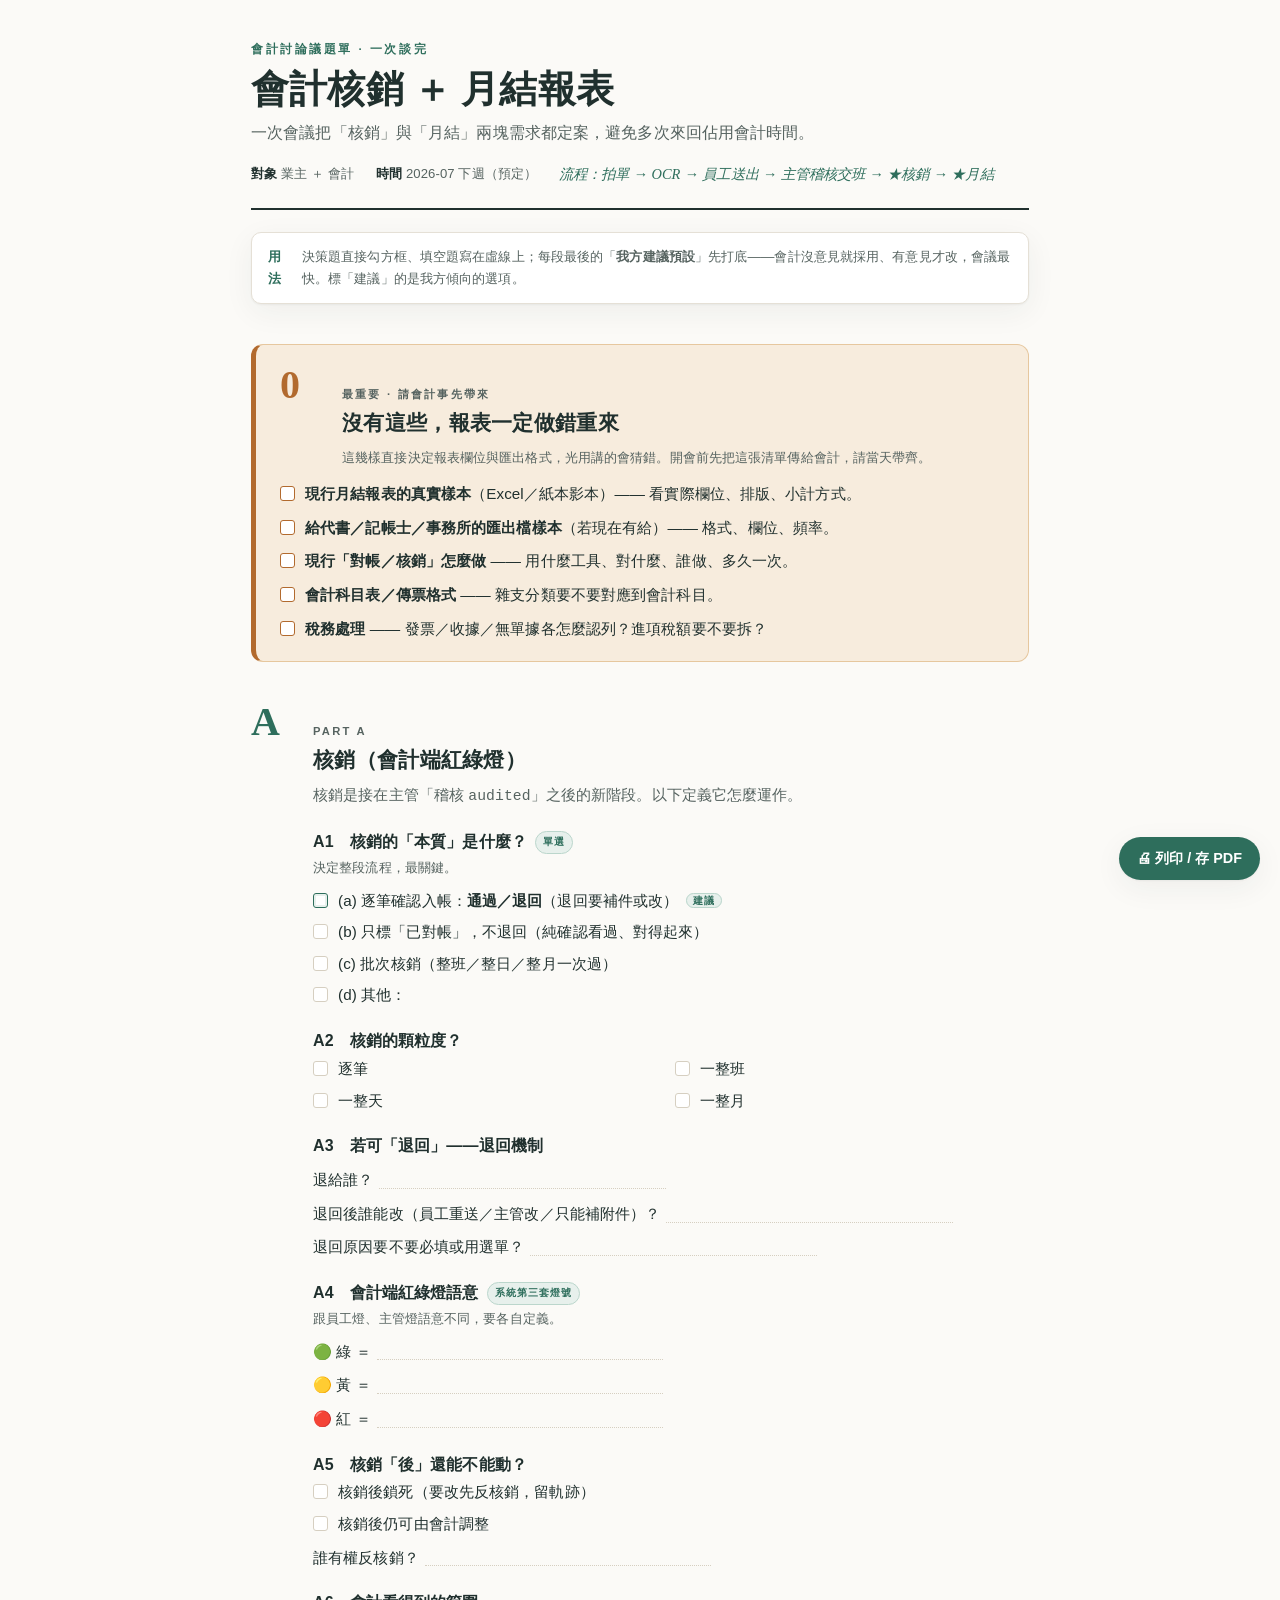
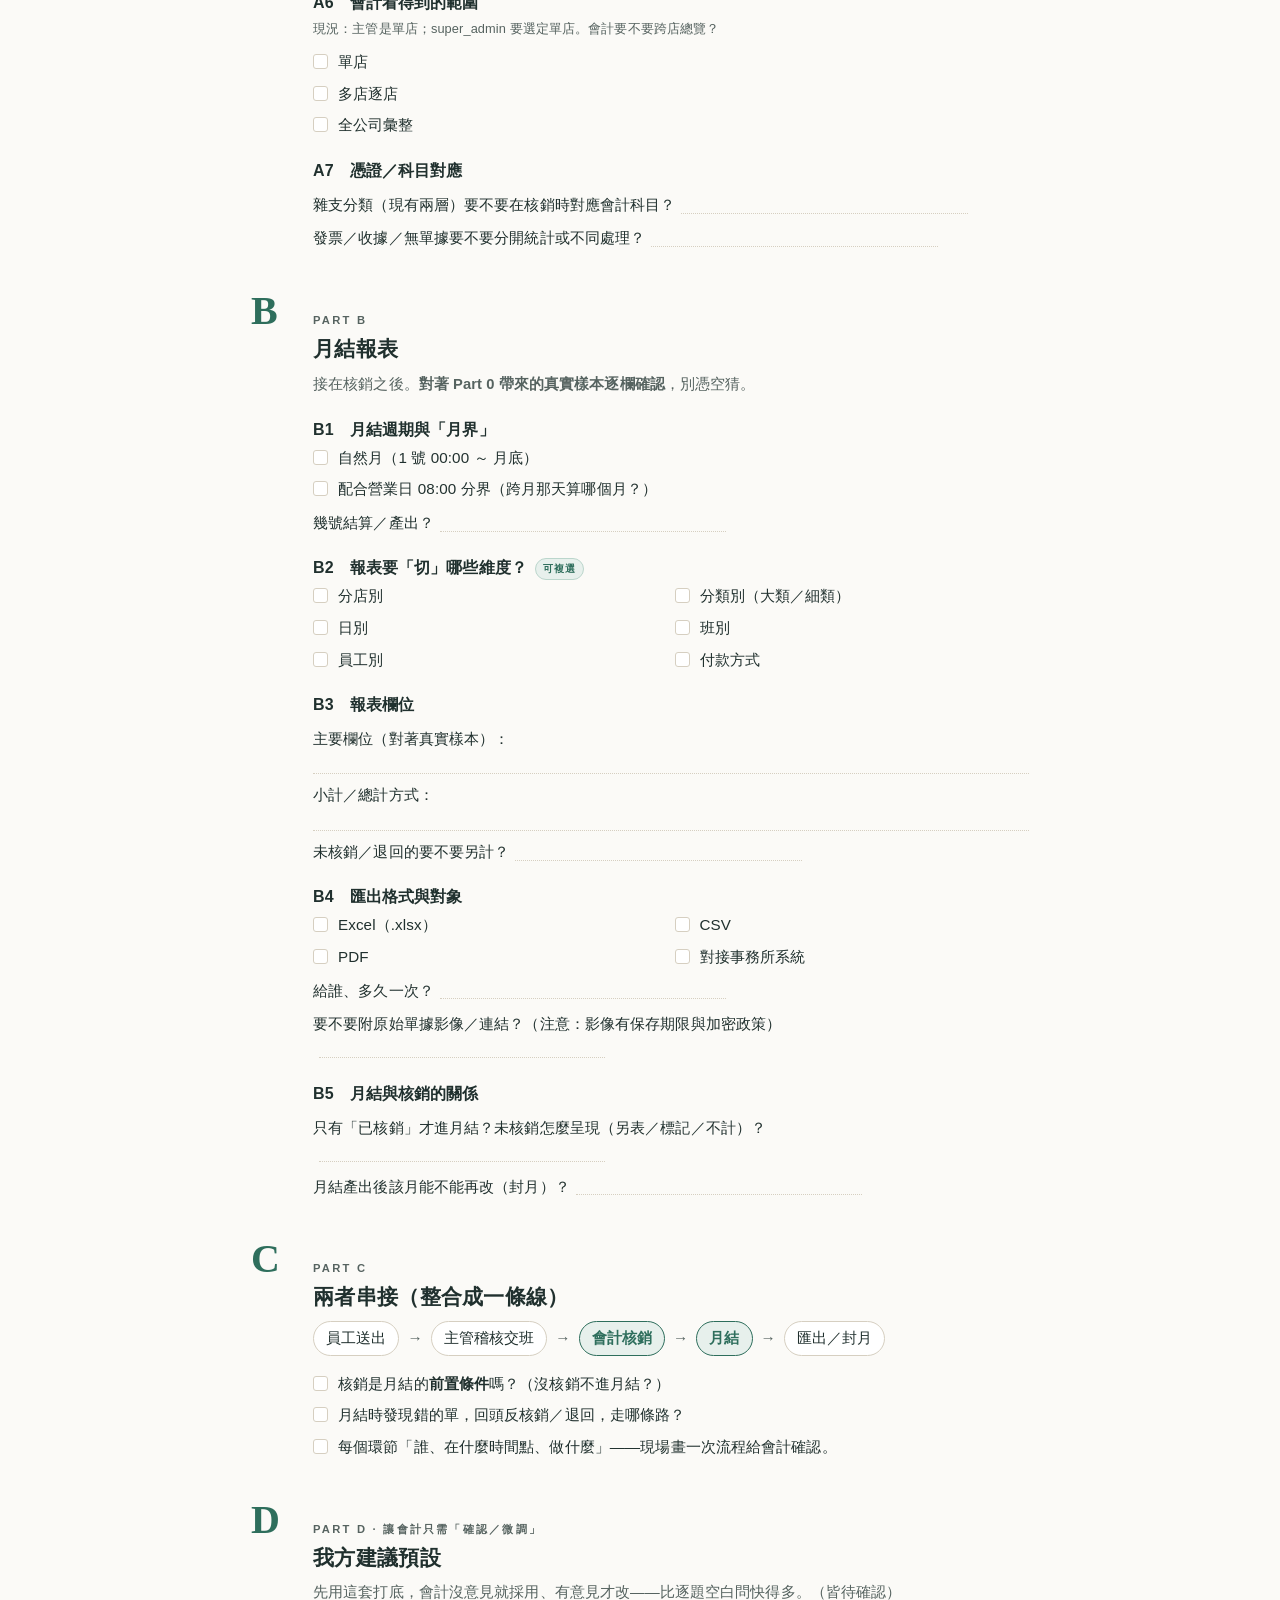
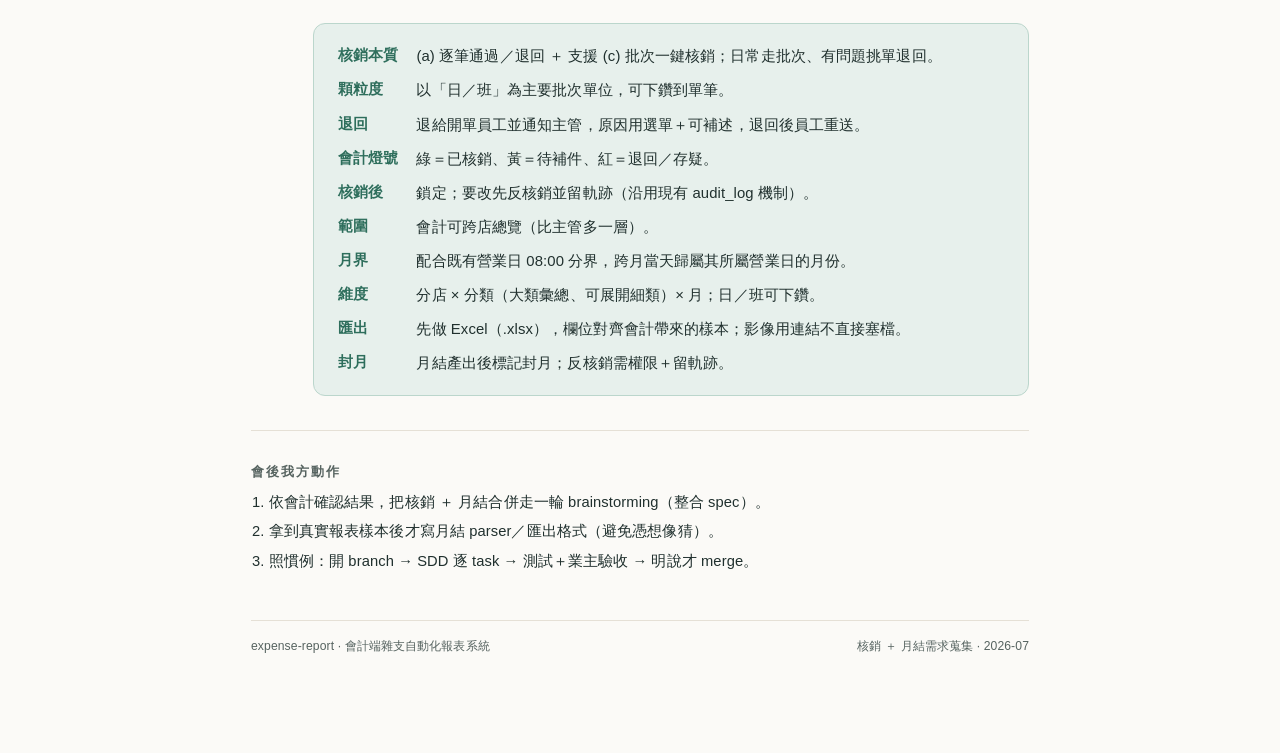
<file: docs/accountant-agenda.html>
<!doctype html><html lang="zh-Hant"><head><meta charset="utf-8"><meta name="viewport" content="width=device-width, initial-scale=1"></head><body>
<title>會計討論議題單・核銷＋月結</title>
<style>
  :root {
    --paper: #FBFAF7;
    --card: #FFFFFF;
    --ink: #20302E;
    --ink-soft: #566360;
    --line: #E5E0D6;
    --line-strong: #D6CFC1;
    --accent: #2E6E5C;
    --accent-soft: #E7F0EC;
    --accent-line: #BBD6CC;
    --flag: #B26A2E;
    --flag-soft: #F7ECDD;
    --flag-line: #E6C79E;
    --shadow: 0 1px 2px rgba(32,48,46,.05), 0 8px 30px rgba(32,48,46,.06);
    --serif: "Iowan Old Style", "Palatino Linotype", Palatino, Georgia, "Noto Serif CJK TC", "Songti TC", "Times New Roman", serif;
    --sans: -apple-system, BlinkMacSystemFont, "Segoe UI", "PingFang TC", "Noto Sans CJK TC", "Noto Sans TC", "Microsoft JhengHei", "Heiti TC", sans-serif;
  }
  @media (prefers-color-scheme: dark) {
    :root {
      --paper: #141D1B; --card: #1A2523; --ink: #E9EEEB; --ink-soft: #9CA9A5;
      --line: #2A3936; --line-strong: #33443F; --accent: #64BBA1; --accent-soft: #1D2E29;
      --accent-line: #2F4A43; --flag: #D79C5F; --flag-soft: #2A2419; --flag-line: #4A3C27;
      --shadow: 0 1px 2px rgba(0,0,0,.2), 0 10px 34px rgba(0,0,0,.28);
    }
  }
  :root[data-theme="light"] {
    --paper: #FBFAF7; --card: #FFFFFF; --ink: #20302E; --ink-soft: #566360;
    --line: #E5E0D6; --line-strong: #D6CFC1; --accent: #2E6E5C; --accent-soft: #E7F0EC;
    --accent-line: #BBD6CC; --flag: #B26A2E; --flag-soft: #F7ECDD; --flag-line: #E6C79E;
    --shadow: 0 1px 2px rgba(32,48,46,.05), 0 8px 30px rgba(32,48,46,.06);
  }
  :root[data-theme="dark"] {
    --paper: #141D1B; --card: #1A2523; --ink: #E9EEEB; --ink-soft: #9CA9A5;
    --line: #2A3936; --line-strong: #33443F; --accent: #64BBA1; --accent-soft: #1D2E29;
    --accent-line: #2F4A43; --flag: #D79C5F; --flag-soft: #2A2419; --flag-line: #4A3C27;
    --shadow: 0 1px 2px rgba(0,0,0,.2), 0 10px 34px rgba(0,0,0,.28);
  }

  * { box-sizing: border-box; }
  html { -webkit-text-size-adjust: 100%; }
  body {
    margin: 0; background: var(--paper); color: var(--ink);
    font-family: var(--sans); line-height: 1.62;
    font-size: 16px; letter-spacing: .1px;
    -webkit-font-smoothing: antialiased;
  }
  .wrap { max-width: 830px; margin: 0 auto; padding: 40px 26px 96px; }

  /* ---- masthead ---- */
  .mast { border-bottom: 2px solid var(--ink); padding-bottom: 22px; margin-bottom: 8px; }
  .kicker {
    font-size: .72rem; letter-spacing: .22em; text-transform: uppercase;
    color: var(--accent); font-weight: 700; margin: 0 0 10px;
  }
  h1 {
    font-family: var(--serif); font-weight: 700; font-size: 2.35rem; line-height: 1.12;
    margin: 0 0 8px; text-wrap: balance; letter-spacing: .2px;
  }
  .sub { font-size: 1.02rem; color: var(--ink-soft); margin: 0; }
  .metarow {
    display: flex; flex-wrap: wrap; gap: 8px 22px; margin-top: 18px;
    font-size: .82rem; color: var(--ink-soft);
  }
  .metarow b { color: var(--ink); font-weight: 600; }
  .flow {
    font-family: var(--serif); font-style: italic; color: var(--accent);
    font-size: .9rem;
  }

  /* ---- how-to (screen only) ---- */
  .howto {
    display: flex; gap: 14px; align-items: flex-start;
    margin: 22px 0 4px; padding: 13px 16px;
    background: var(--card); border: 1px solid var(--line); border-radius: 10px;
    font-size: .84rem; color: var(--ink-soft); box-shadow: var(--shadow);
  }
  .howto .dot { color: var(--accent); font-weight: 700; }

  /* ---- sections ---- */
  section.part { margin-top: 40px; break-inside: avoid; }
  .part-head { display: flex; align-items: baseline; gap: 16px; margin-bottom: 6px; }
  .marker {
    font-family: var(--serif); font-weight: 700; font-size: 2.5rem; line-height: 1;
    color: var(--accent); min-width: 46px; flex: none;
  }
  .part-head .eyebrow {
    font-size: .7rem; letter-spacing: .2em; text-transform: uppercase;
    color: var(--ink-soft); font-weight: 700; display: block; margin-bottom: 3px;
  }
  .part-head h2 { font-size: 1.34rem; margin: 0; font-weight: 700; letter-spacing: .3px; }
  .lede { margin: 0 0 18px 62px; color: var(--ink-soft); font-size: .92rem; }
  .block { margin-left: 62px; }
  @media (max-width: 560px) {
    .lede, .block { margin-left: 0; }
    .part-head { gap: 12px; }
    .marker { font-size: 2rem; min-width: 34px; }
  }

  .q { margin: 20px 0 8px; }
  .q h3 { font-size: 1rem; margin: 0 0 3px; font-weight: 700; }
  .q .hint { font-size: .8rem; color: var(--ink-soft); margin: 0 0 10px; }
  .tag {
    display: inline-block; font-size: .64rem; letter-spacing: .1em; text-transform: uppercase;
    font-weight: 700; padding: 2px 7px; border-radius: 999px; vertical-align: middle;
    margin-left: 8px; background: var(--accent-soft); color: var(--accent);
    border: 1px solid var(--accent-line);
  }

  /* checkbox options */
  ul.opts { list-style: none; margin: 0; padding: 0; display: grid; gap: 7px; }
  ul.opts.two { grid-template-columns: 1fr 1fr; }
  @media (max-width: 560px) { ul.opts.two { grid-template-columns: 1fr; } }
  .opt { display: flex; gap: 10px; align-items: flex-start; font-size: .95rem; }
  .box {
    flex: none; width: 15px; height: 15px; margin-top: 4px; border-radius: 3px;
    border: 1.5px solid var(--line-strong); background: var(--card);
  }
  .opt.rec .box { border-color: var(--accent); box-shadow: inset 0 0 0 2px var(--accent-soft); }
  .opt.rec .txt::after {
    content: "建議"; font-size: .62rem; font-weight: 700; letter-spacing: .08em;
    color: var(--accent); background: var(--accent-soft); border: 1px solid var(--accent-line);
    padding: 1px 6px; border-radius: 999px; margin-left: 8px; vertical-align: 2px;
  }

  /* fill-in lines */
  .fill { margin: 9px 0; font-size: .95rem; }
  .fill .line {
    display: inline-block; min-width: 40%; border-bottom: 1.5px dotted var(--line-strong);
    height: 1.1em; vertical-align: -.25em; margin-left: 6px;
  }
  .fill.full .line { display: block; min-width: 0; width: 100%; margin: 6px 0 0; }

  /* Part 0 callout */
  .callout {
    border: 1px solid var(--flag-line); background: var(--flag-soft);
    border-left: 5px solid var(--flag); border-radius: 12px;
    padding: 20px 22px 20px 24px; margin-top: 12px;
  }
  .callout .marker { color: var(--flag); }
  .callout .part-head h2 { color: var(--ink); }
  .callout ul.brings { list-style: none; margin: 14px 0 0; padding: 0; display: grid; gap: 9px; }
  .callout .box { border-color: var(--flag); }
  .callout .why { font-size: .82rem; color: var(--ink-soft); margin: 2px 0 0; }

  /* Part D defaults panel */
  .panel {
    border: 1px solid var(--accent-line); background: var(--accent-soft);
    border-radius: 12px; padding: 20px 24px; margin-top: 12px;
  }
  .panel dl { margin: 0; display: grid; grid-template-columns: max-content 1fr; gap: 10px 18px; }
  .panel dt { font-weight: 700; color: var(--accent); white-space: nowrap; font-size: .92rem; }
  .panel dd { margin: 0; font-size: .93rem; }
  @media (max-width: 560px) {
    .panel dl { grid-template-columns: 1fr; gap: 4px 0; }
    .panel dd { margin-bottom: 8px; }
  }

  .flowbar {
    display: flex; flex-wrap: wrap; align-items: center; gap: 6px 8px;
    margin: 4px 0 16px; font-family: var(--serif); font-size: .95rem;
  }
  .flowbar .st { padding: 4px 12px; border: 1px solid var(--line-strong); border-radius: 999px; background: var(--card); }
  .flowbar .st.new { border-color: var(--accent); color: var(--accent); font-weight: 700; background: var(--accent-soft); }
  .flowbar .arw { color: var(--ink-soft); }

  hr.rule { border: 0; border-top: 1px solid var(--line); margin: 34px 0 0; }
  .after { margin-top: 30px; font-size: .92rem; }
  .after h3 { font-size: .82rem; letter-spacing: .16em; text-transform: uppercase; color: var(--ink-soft); margin: 0 0 8px; }
  .after ol { margin: 0; padding-left: 1.2em; display: grid; gap: 6px; }

  .foot { margin-top: 46px; padding-top: 16px; border-top: 1px solid var(--line);
    font-size: .76rem; color: var(--ink-soft); display: flex; justify-content: space-between; gap: 12px; flex-wrap: wrap; }

  /* print button */
  .printbtn {
    position: fixed; right: 20px; bottom: 20px; z-index: 20;
    font-family: var(--sans); font-size: .9rem; font-weight: 600;
    color: #fff; background: var(--accent); border: none; cursor: pointer;
    padding: 12px 18px; border-radius: 999px; box-shadow: var(--shadow);
  }
  .printbtn:hover { filter: brightness(1.06); }
  .printbtn:focus-visible { outline: 3px solid var(--accent-line); outline-offset: 2px; }

  @media (prefers-reduced-motion: reduce) { * { transition: none !important; } }

  /* ---------- PRINT ---------- */
  @media print {
    :root, :root[data-theme="dark"] {
      --paper:#fff; --card:#fff; --ink:#1a1a1a; --ink-soft:#555; --line:#cfcabf;
      --line-strong:#a9a295; --accent:#215446; --accent-soft:#eef4f1; --accent-line:#a9c8bd;
      --flag:#95591f; --flag-soft:#f5ece0; --flag-line:#d3b284; --shadow:none;
    }
    @page { margin: 15mm 14mm; }
    body { font-size: 11.4pt; line-height: 1.5; }
    .wrap { padding: 0; max-width: none; }
    .printbtn, .howto { display: none !important; }
    .callout, .panel, .howto, .box, .flowbar .st { -webkit-print-color-adjust: exact; print-color-adjust: exact; }
    section.part, .q, .callout, .panel, .after { break-inside: avoid; }
    h1 { font-size: 22pt; }
    .part-head h2 { font-size: 14pt; }
    .marker { font-size: 22pt; }
    a { text-decoration: none; color: inherit; }
  }
</style>

<button class="printbtn" type="button" onclick="window.print()">🖨 列印 / 存 PDF</button>

<div class="wrap">

  <header class="mast">
    <p class="kicker">會計討論議題單 · 一次談完</p>
    <h1>會計核銷 ＋ 月結報表</h1>
    <p class="sub">一次會議把「核銷」與「月結」兩塊需求都定案，避免多次來回佔用會計時間。</p>
    <div class="metarow">
      <span><b>對象</b> 業主 ＋ 會計</span>
      <span><b>時間</b> 2026-07 下週（預定）</span>
      <span class="flow">流程：拍單 → OCR → 員工送出 → 主管稽核交班 → ★核銷 → ★月結</span>
    </div>
  </header>

  <div class="howto">
    <span class="dot">用法</span>
    <span>決策題直接勾方框、填空題寫在虛線上；每段最後的「<b>我方建議預設</b>」先打底——會計沒意見就採用、有意見才改，會議最快。標「建議」的是我方傾向的選項。</span>
  </div>

  <!-- PART 0 -->
  <section class="part">
    <div class="callout">
      <div class="part-head">
        <span class="marker">0</span>
        <div>
          <span class="eyebrow">最重要 · 請會計事先帶來</span>
          <h2>沒有這些，報表一定做錯重來</h2>
        </div>
      </div>
      <p class="why" style="margin-left:62px">這幾樣直接決定報表欄位與匯出格式，光用講的會猜錯。開會前先把這張清單傳給會計，請當天帶齊。</p>
      <ul class="brings block">
        <li class="opt"><span class="box"></span><span><b>現行月結報表的真實樣本</b>（Excel／紙本影本）—— 看實際欄位、排版、小計方式。</span></li>
        <li class="opt"><span class="box"></span><span><b>給代書／記帳士／事務所的匯出檔樣本</b>（若現在有給）—— 格式、欄位、頻率。</span></li>
        <li class="opt"><span class="box"></span><span><b>現行「對帳／核銷」怎麼做</b> —— 用什麼工具、對什麼、誰做、多久一次。</span></li>
        <li class="opt"><span class="box"></span><span><b>會計科目表／傳票格式</b> —— 雜支分類要不要對應到會計科目。</span></li>
        <li class="opt"><span class="box"></span><span><b>稅務處理</b> —— 發票／收據／無單據各怎麼認列？進項稅額要不要拆？</span></li>
      </ul>
    </div>
  </section>

  <!-- PART A -->
  <section class="part">
    <div class="part-head">
      <span class="marker">A</span>
      <div><span class="eyebrow">Part A</span><h2>核銷（會計端紅綠燈）</h2></div>
    </div>
    <p class="lede">核銷是接在主管「稽核 <code>audited</code>」之後的新階段。以下定義它怎麼運作。</p>
    <div class="block">

      <div class="q">
        <h3>A1　核銷的「本質」是什麼？<span class="tag">單選</span></h3>
        <p class="hint">決定整段流程，最關鍵。</p>
        <ul class="opts">
          <li class="opt rec"><span class="box"></span><span class="txt">(a) 逐筆確認入帳：<b>通過／退回</b>（退回要補件或改）</span></li>
          <li class="opt"><span class="box"></span><span>(b) 只標「已對帳」，不退回（純確認看過、對得起來）</span></li>
          <li class="opt"><span class="box"></span><span>(c) 批次核銷（整班／整日／整月一次過）</span></li>
          <li class="opt"><span class="box"></span><span>(d) 其他：<span class="line" style="min-width:30%"></span></span></li>
        </ul>
      </div>

      <div class="q">
        <h3>A2　核銷的顆粒度？</h3>
        <ul class="opts two">
          <li class="opt"><span class="box"></span><span>逐筆</span></li>
          <li class="opt"><span class="box"></span><span>一整班</span></li>
          <li class="opt"><span class="box"></span><span>一整天</span></li>
          <li class="opt"><span class="box"></span><span>一整月</span></li>
        </ul>
      </div>

      <div class="q">
        <h3>A3　若可「退回」——退回機制</h3>
        <div class="fill">退給誰？<span class="line"></span></div>
        <div class="fill">退回後誰能改（員工重送／主管改／只能補附件）？<span class="line"></span></div>
        <div class="fill">退回原因要不要必填或用選單？<span class="line"></span></div>
      </div>

      <div class="q">
        <h3>A4　會計端紅綠燈語意<span class="tag">系統第三套燈號</span></h3>
        <p class="hint">跟員工燈、主管燈語意不同，要各自定義。</p>
        <div class="fill">🟢 綠 ＝<span class="line"></span></div>
        <div class="fill">🟡 黃 ＝<span class="line"></span></div>
        <div class="fill">🔴 紅 ＝<span class="line"></span></div>
      </div>

      <div class="q">
        <h3>A5　核銷「後」還能不能動？</h3>
        <ul class="opts">
          <li class="opt"><span class="box"></span><span>核銷後鎖死（要改先反核銷，留軌跡）</span></li>
          <li class="opt"><span class="box"></span><span>核銷後仍可由會計調整</span></li>
        </ul>
        <div class="fill">誰有權反核銷？<span class="line"></span></div>
      </div>

      <div class="q">
        <h3>A6　會計看得到的範圍</h3>
        <p class="hint">現況：主管是單店；super_admin 要選定單店。會計要不要跨店總覽？</p>
        <ul class="opts">
          <li class="opt"><span class="box"></span><span>單店</span></li>
          <li class="opt"><span class="box"></span><span>多店逐店</span></li>
          <li class="opt"><span class="box"></span><span>全公司彙整</span></li>
        </ul>
      </div>

      <div class="q">
        <h3>A7　憑證／科目對應</h3>
        <div class="fill">雜支分類（現有兩層）要不要在核銷時對應會計科目？<span class="line"></span></div>
        <div class="fill">發票／收據／無單據要不要分開統計或不同處理？<span class="line"></span></div>
      </div>

    </div>
  </section>

  <!-- PART B -->
  <section class="part">
    <div class="part-head">
      <span class="marker">B</span>
      <div><span class="eyebrow">Part B</span><h2>月結報表</h2></div>
    </div>
    <p class="lede">接在核銷之後。<b>對著 Part 0 帶來的真實樣本逐欄確認</b>，別憑空猜。</p>
    <div class="block">

      <div class="q">
        <h3>B1　月結週期與「月界」</h3>
        <ul class="opts">
          <li class="opt"><span class="box"></span><span>自然月（1 號 00:00 ～ 月底）</span></li>
          <li class="opt"><span class="box"></span><span>配合營業日 08:00 分界（跨月那天算哪個月？）</span></li>
        </ul>
        <div class="fill">幾號結算／產出？<span class="line"></span></div>
      </div>

      <div class="q">
        <h3>B2　報表要「切」哪些維度？<span class="tag">可複選</span></h3>
        <ul class="opts two">
          <li class="opt"><span class="box"></span><span>分店別</span></li>
          <li class="opt"><span class="box"></span><span>分類別（大類／細類）</span></li>
          <li class="opt"><span class="box"></span><span>日別</span></li>
          <li class="opt"><span class="box"></span><span>班別</span></li>
          <li class="opt"><span class="box"></span><span>員工別</span></li>
          <li class="opt"><span class="box"></span><span>付款方式</span></li>
        </ul>
      </div>

      <div class="q">
        <h3>B3　報表欄位</h3>
        <div class="fill full">主要欄位（對著真實樣本）：<span class="line"></span></div>
        <div class="fill full">小計／總計方式：<span class="line"></span></div>
        <div class="fill">未核銷／退回的要不要另計？<span class="line"></span></div>
      </div>

      <div class="q">
        <h3>B4　匯出格式與對象</h3>
        <ul class="opts two">
          <li class="opt"><span class="box"></span><span>Excel（.xlsx）</span></li>
          <li class="opt"><span class="box"></span><span>CSV</span></li>
          <li class="opt"><span class="box"></span><span>PDF</span></li>
          <li class="opt"><span class="box"></span><span>對接事務所系統</span></li>
        </ul>
        <div class="fill">給誰、多久一次？<span class="line"></span></div>
        <div class="fill">要不要附原始單據影像／連結？（注意：影像有保存期限與加密政策）<span class="line"></span></div>
      </div>

      <div class="q">
        <h3>B5　月結與核銷的關係</h3>
        <div class="fill">只有「已核銷」才進月結？未核銷怎麼呈現（另表／標記／不計）？<span class="line"></span></div>
        <div class="fill">月結產出後該月能不能再改（封月）？<span class="line"></span></div>
      </div>

    </div>
  </section>

  <!-- PART C -->
  <section class="part">
    <div class="part-head">
      <span class="marker">C</span>
      <div><span class="eyebrow">Part C</span><h2>兩者串接（整合成一條線）</h2></div>
    </div>
    <div class="block">
      <div class="flowbar">
        <span class="st">員工送出</span><span class="arw">→</span>
        <span class="st">主管稽核交班</span><span class="arw">→</span>
        <span class="st new">會計核銷</span><span class="arw">→</span>
        <span class="st new">月結</span><span class="arw">→</span>
        <span class="st">匯出／封月</span>
      </div>
      <ul class="opts">
        <li class="opt"><span class="box"></span><span>核銷是月結的<b>前置條件</b>嗎？（沒核銷不進月結？）</span></li>
        <li class="opt"><span class="box"></span><span>月結時發現錯的單，回頭反核銷／退回，走哪條路？</span></li>
        <li class="opt"><span class="box"></span><span>每個環節「誰、在什麼時間點、做什麼」——現場畫一次流程給會計確認。</span></li>
      </ul>
    </div>
  </section>

  <!-- PART D -->
  <section class="part">
    <div class="part-head">
      <span class="marker">D</span>
      <div><span class="eyebrow">Part D · 讓會計只需「確認／微調」</span><h2>我方建議預設</h2></div>
    </div>
    <p class="lede">先用這套打底，會計沒意見就採用、有意見才改——比逐題空白問快得多。（皆待確認）</p>
    <div class="panel block">
      <dl>
        <dt>核銷本質</dt><dd>(a) 逐筆通過／退回 ＋ 支援 (c) 批次一鍵核銷；日常走批次、有問題挑單退回。</dd>
        <dt>顆粒度</dt><dd>以「日／班」為主要批次單位，可下鑽到單筆。</dd>
        <dt>退回</dt><dd>退給開單員工並通知主管，原因用選單＋可補述，退回後員工重送。</dd>
        <dt>會計燈號</dt><dd>綠＝已核銷、黃＝待補件、紅＝退回／存疑。</dd>
        <dt>核銷後</dt><dd>鎖定；要改先反核銷並留軌跡（沿用現有 audit_log 機制）。</dd>
        <dt>範圍</dt><dd>會計可跨店總覽（比主管多一層）。</dd>
        <dt>月界</dt><dd>配合既有營業日 08:00 分界，跨月當天歸屬其所屬營業日的月份。</dd>
        <dt>維度</dt><dd>分店 × 分類（大類彙總、可展開細類）× 月；日／班可下鑽。</dd>
        <dt>匯出</dt><dd>先做 Excel（.xlsx），欄位對齊會計帶來的樣本；影像用連結不直接塞檔。</dd>
        <dt>封月</dt><dd>月結產出後標記封月；反核銷需權限＋留軌跡。</dd>
      </dl>
    </div>
  </section>

  <hr class="rule">
  <div class="after">
    <h3>會後我方動作</h3>
    <ol>
      <li>依會計確認結果，把核銷 ＋ 月結合併走一輪 brainstorming（整合 spec）。</li>
      <li>拿到真實報表樣本後才寫月結 parser／匯出格式（避免憑想像猜）。</li>
      <li>照慣例：開 branch → SDD 逐 task → 測試＋業主驗收 → 明說才 merge。</li>
    </ol>
  </div>

  <div class="foot">
    <span>expense-report · 會計端雜支自動化報表系統</span>
    <span>核銷 ＋ 月結需求蒐集 · 2026-07</span>
  </div>

</div>
</body></html>
</file>
